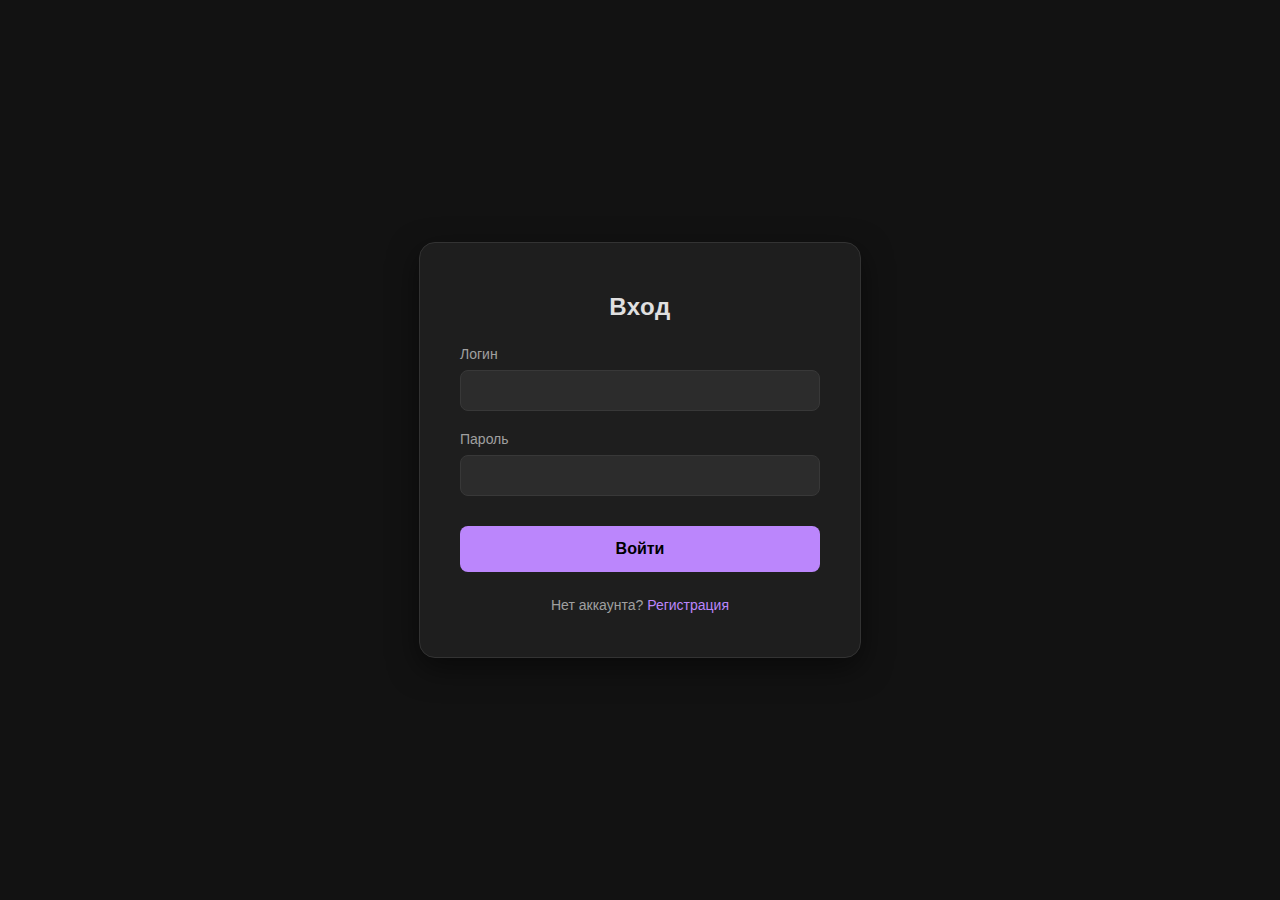
<file: static/login.html>
<!DOCTYPE html>
<html lang="en">
<head>
    <meta charset="UTF-8">
    <title>login</title>
    <link rel="stylesheet" href="/static/css/registration.css">
</head>
<body>
    <div class="auth-container">
    <h2>Вход</h2>
    <form id="loginForm">
        <div class="form-group">
            <label>Логин</label>
            <input type="text" id="loginInput" name="login" class="form-control" required>
        </div>
        <div class="form-group">
            <label>Пароль</label>
            <input type="password" id="passwordInput" name="password" class="form-control" required>
        </div>
        <div id="error-message" class="error-alert"></div>
        <button type="submit" id="btnLogin" class="btn-submit">Войти</button>
        <p class="auth-footer">Нет аккаунта? <a href="/register">Регистрация</a></p>
    </form>
    </div>
    <script src="/static/js/login.js"></script>
</body>
</html>
</file>
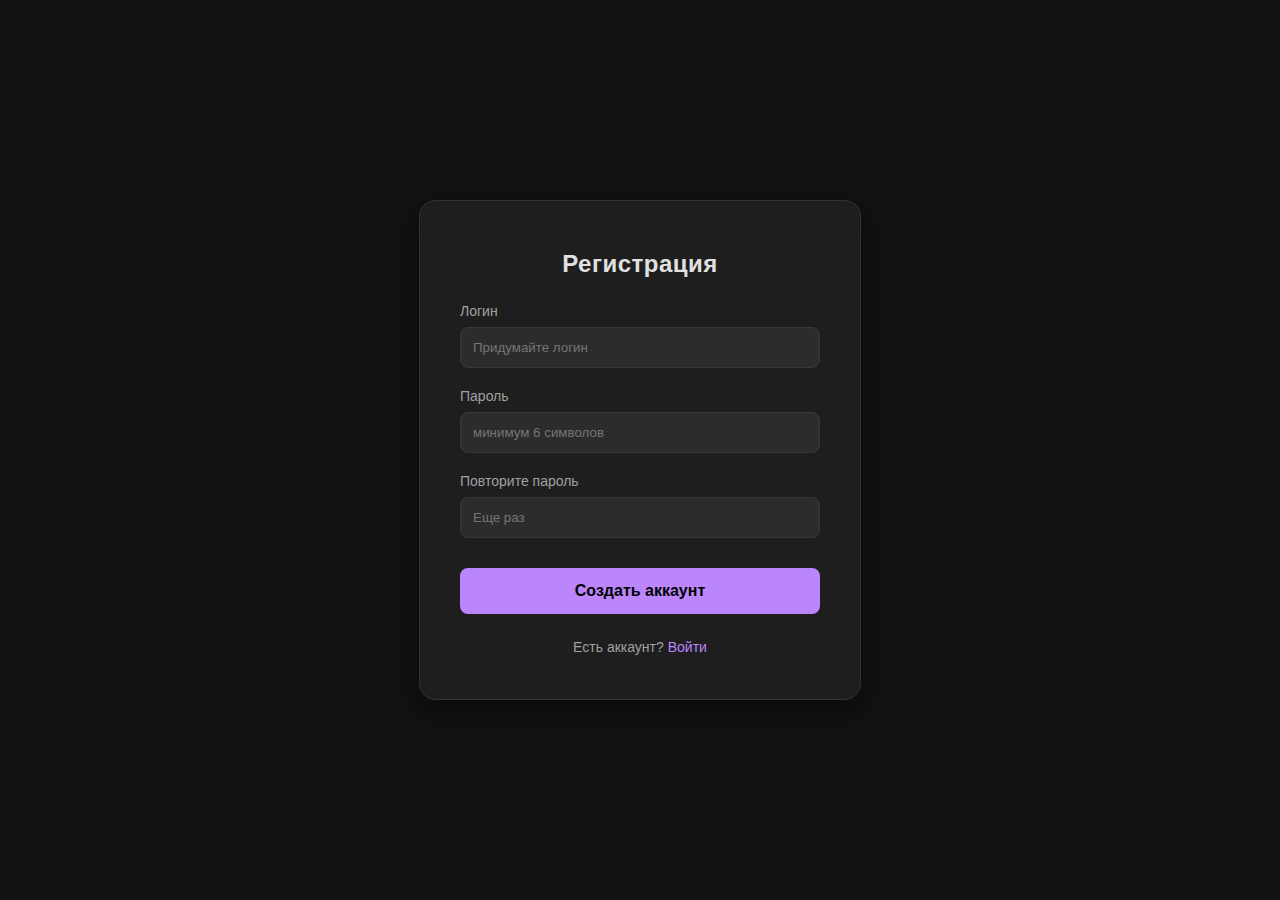
<file: static/register.html>
<!DOCTYPE html>
<html lang="ru">
<head>
    <meta charset="UTF-8">
    <title>Регистрация</title>
    <link rel="stylesheet" href="/static/css/registration.css">
</head>
<body>
    <div class="auth-container">
    <h2>Регистрация</h2>
    <form id="registerForm">
        <div class="form-group">
            <label>Логин</label>
            <input type="text" name="login" id="loginInput" class="form-control" required placeholder="Придумайте логин">
        </div>
        <div class="form-group">
            <label>Пароль</label>
            <input type="password" name="password" id="passwordInput" class="form-control" required placeholder="минимум 6 символов">
        </div>
        <div class="form-group">
            <label>Повторите пароль</label>
            <input type="password" name="repeat_password" id="repeatPasswordInput" class="form-control" required placeholder="Еще раз">
        </div>
        <div id="error-message" class="error-alert"></div>
        <button type="submit" id="btnRegistration" class="btn-submit">Создать аккаунт</button>
        <p class="auth-footer">Есть аккаунт? <a href="/login">Войти</a></p>
    </form>
    </div>
    <script src="/static/js/registration.js"></script>
</body>
</html>
</file>
<file: static/css/registration.css>
/* Палитра цветов для легкого редактирования */
:root {
    --bg-color: #121212;       /* Фон всей страницы */
    --card-bg: #1e1e1e;        /* Фон формы */
    --text-main: #e0e0e0;      /* Основной текст */
    --text-muted: #a0a0a0;     /* Подписи и второстепенный текст */
    --accent: #bb86fc;         /* Акцентный цвет (фиолетовый в стиле Material Dark) */
    --accent-hover: #9965f4;
    --input-bg: #2c2c2c;       /* Фон полей ввода */
    --input-border: #383838;
}

body {
    font-family: 'Montserrat', sans-serif;
    background-color: var(--bg-color);
    color: var(--text-main);
    display: flex;
    justify-content: center;
    align-items: center;
    height: 100vh;
    margin: 0;
}

.auth-container {
    background: var(--card-bg);
    padding: 30px 40px;
    border-radius: 16px;
    box-shadow: 0 10px 30px rgba(0, 0, 0, 0.5);
    width: 100%;
    max-width: 360px;
    border: 1px solid #333; /* Тонкая граница, чтобы форма не сливалась с фоном */
}

h2 {
    text-align: center;
    margin-bottom: 25px;
    font-weight: 600;
    letter-spacing: 0.5px;
}

.form-group {
    margin-bottom: 20px;
}

label {
    display: block;
    margin-bottom: 8px;
    color: var(--text-muted);
    font-size: 14px;
}

/* Стилизация полей ввода */
.form-control {
    width: 100%;
    padding: 12px;
    background-color: var(--input-bg);
    border: 1px solid var(--input-border);
    border-radius: 8px;
    color: var(--text-main);
    box-sizing: border-box;
    transition: all 0.3s ease;
}

.form-control:focus {
    outline: none;
    border-color: var(--accent);
    box-shadow: 0 0 0 2px rgba(187, 134, 252, 0.2);
}

/* Кнопка */
.btn-submit {
    width: 100%;
    padding: 14px;
    background-color: var(--accent);
    color: #000; /* На светлом акценте темный текст читается лучше */
    border: none;
    border-radius: 8px;
    cursor: pointer;
    font-size: 16px;
    font-weight: bold;
    margin-top: 10px;
    transition: background 0.3s, transform 0.1s;
}

.btn-submit:hover {
    background-color: var(--accent-hover);
}

.btn-submit:active {
    transform: scale(0.98);
}

/* Ссылки */
.auth-footer {
    text-align: center;
    margin-top: 25px;
    font-size: 14px;
    color: var(--text-muted);
}

.auth-footer a {
    color: var(--accent);
    text-decoration: none;
    font-weight: 500;
}

.auth-footer a:hover {
    text-decoration: underline;
}

.error-alert {
    display: none; /* Скрыто по умолчанию */
    background-color: rgba(255, 77, 77, 0.1); /* Прозрачный красный фон */
    color: #ff4d4d;                           /* Яркий красный текст */
    border: 1px solid #ff4d4d;                /* Четкая красная граница */
    padding: 12px;
    border-radius: 8px;
    font-size: 14px;
    margin-bottom: 20px;
    text-align: center;
    box-shadow: 0 0 10px rgba(255, 77, 77, 0.2); /* Легкое свечение */
    backdrop-filter: blur(5px);               /* Эффект матового стекла */
    animation: fadeInShake 0.4s ease;
}

/* Класс для успешного состояния */
.error-alert.success {
    background-color: rgba(46, 204, 113, 0.15); /* Прозрачный зеленый */
    color: #2ecc71;                            /* Яркий зеленый текст */
    border-color: #2ecc71;                     /* Зеленая рамка */
    box-shadow: 0 0 10px rgba(46, 204, 113, 0.3);
}

/* Анимация появления с легкой тряской */
@keyframes fadeInShake {
    0% { opacity: 0; transform: translateY(-10px); }
    50% { transform: translateX(4px); }
    100% { opacity: 1; transform: translateY(0); }
}
</file>
